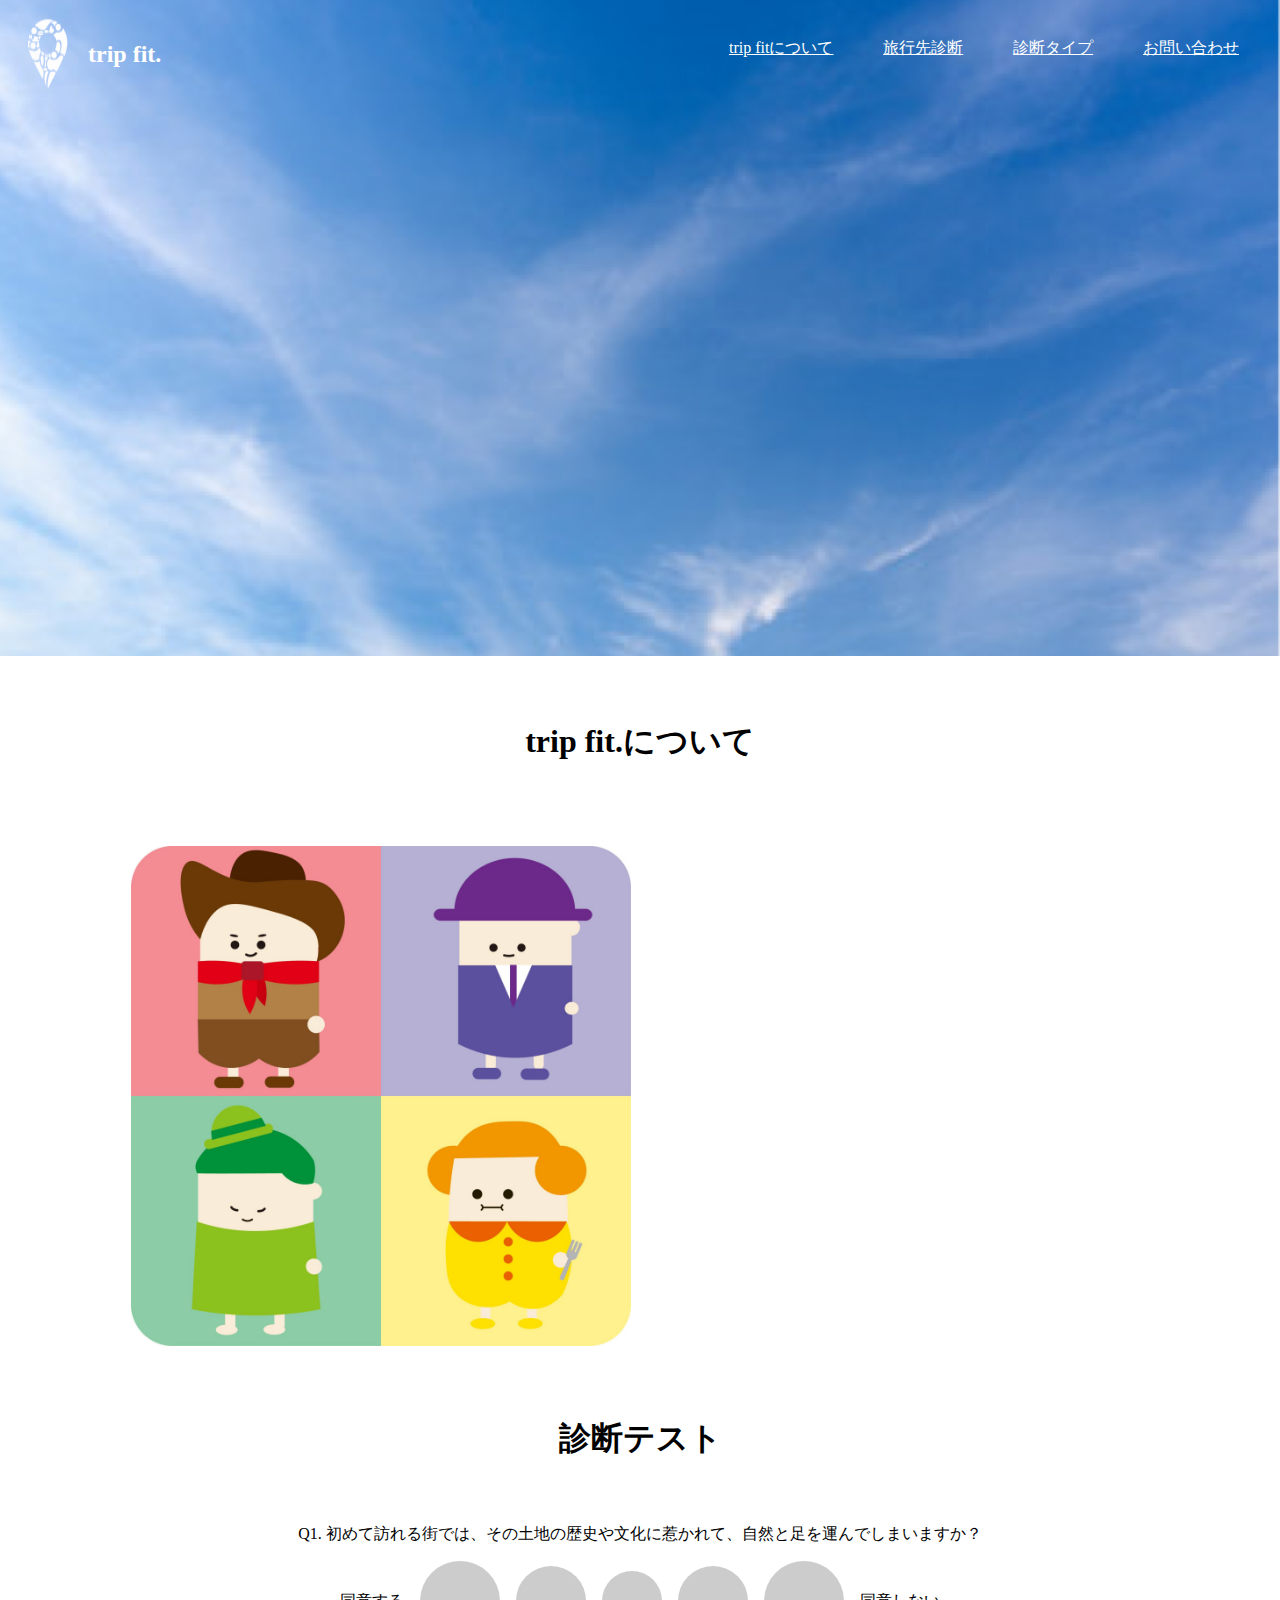
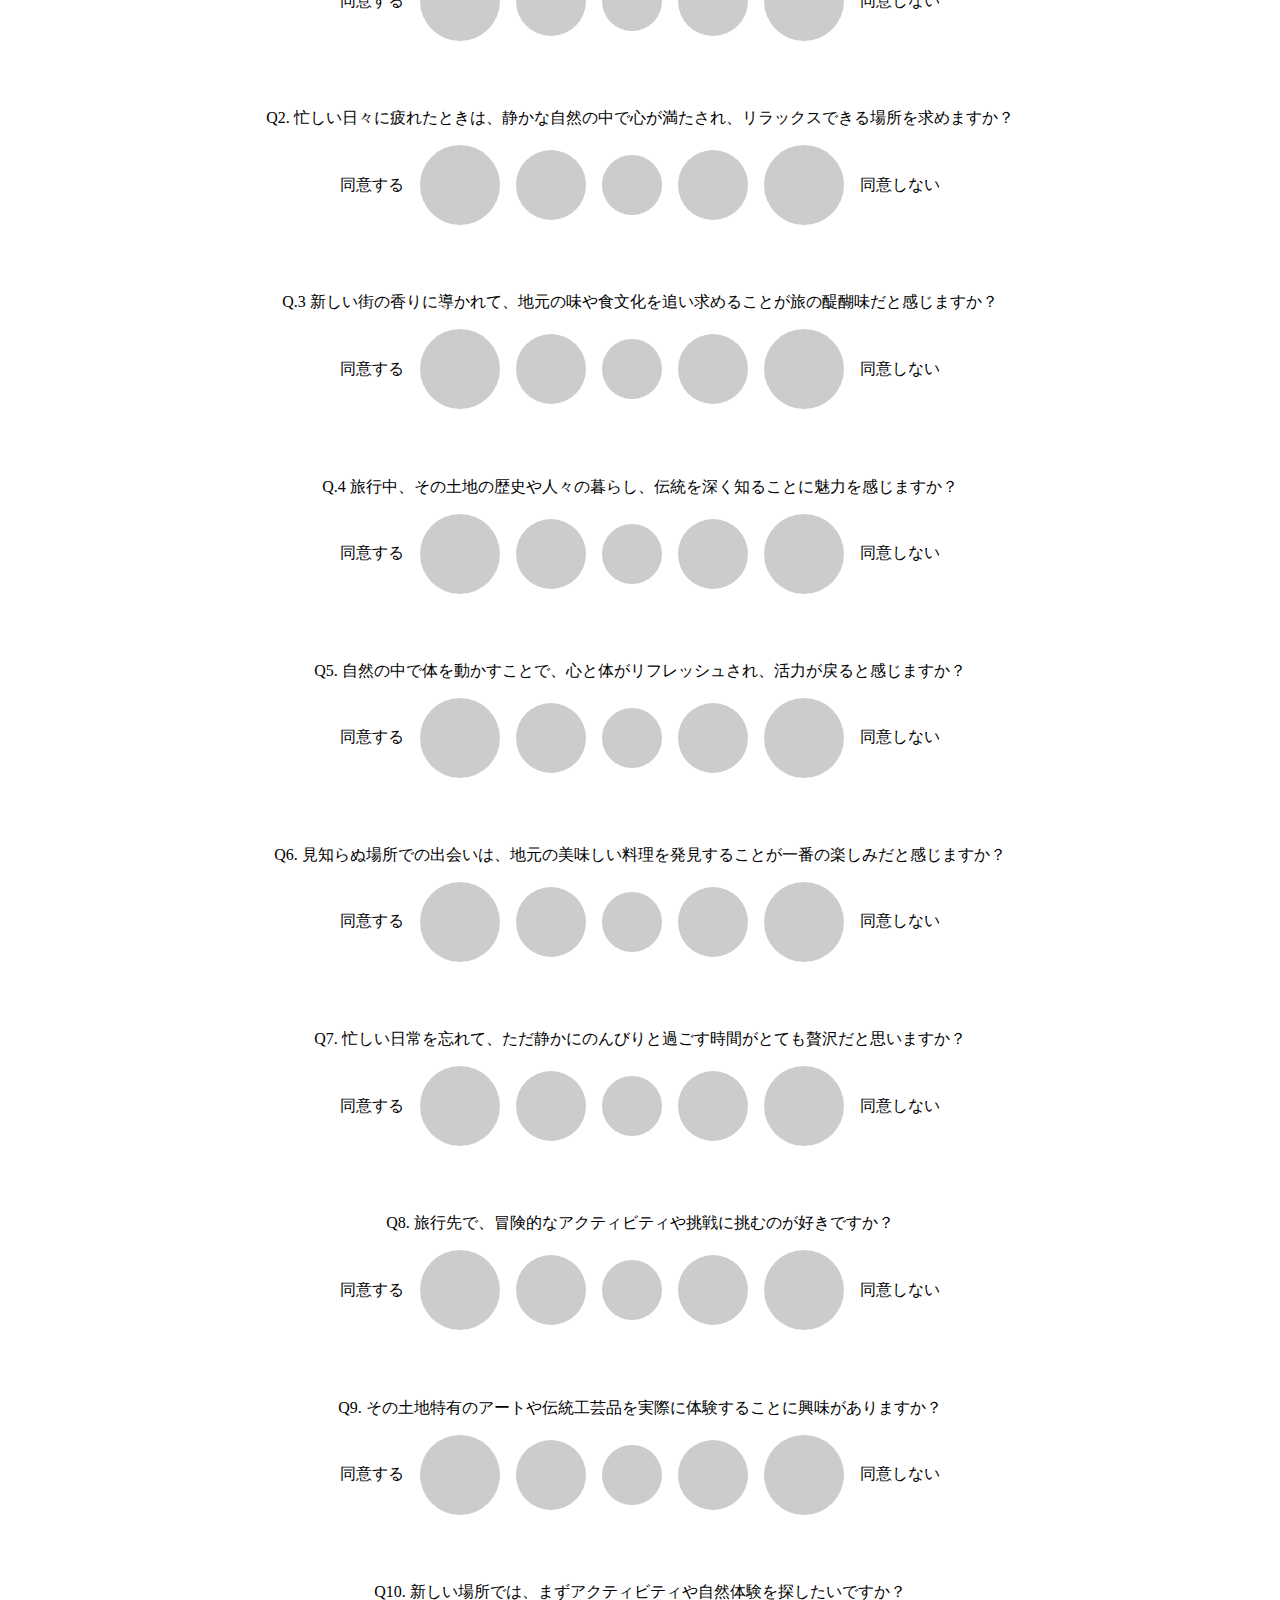
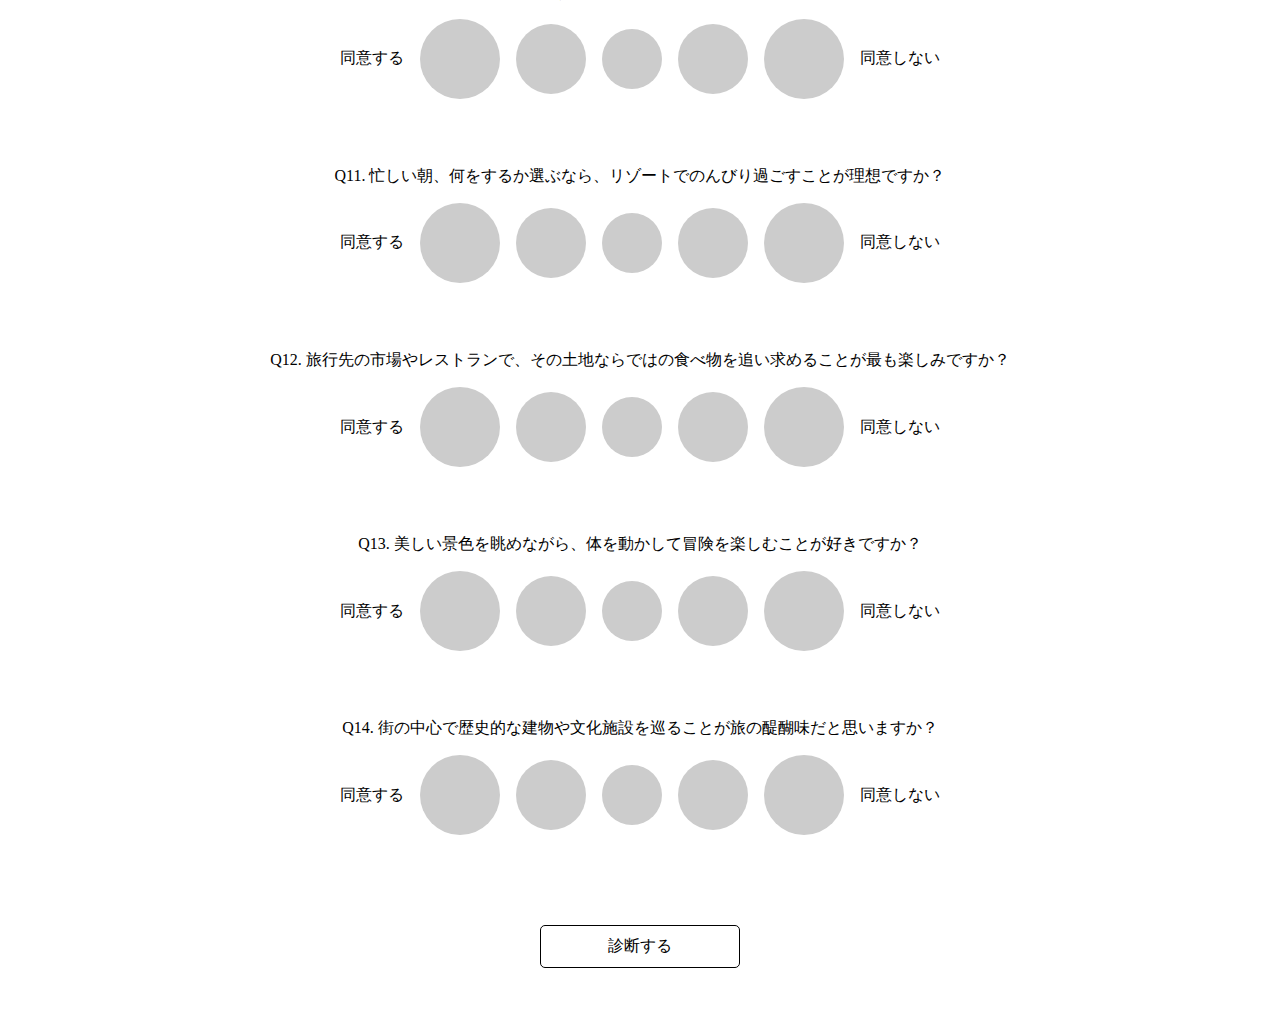
<file: test_home.html>
<!DOCTYPE html>
<html lang="ja">
  <head>
    <meta charset="UTF-8" />
    <meta name="viewport" content="width=device-width, initial-scale=1.0" />
    <title>trip fit</title>
    <link rel="stylesheet" href="test_home.css" />
  </head>
  <body>
    <header class="background-img">
      <!-- <div class="background-img"> -->
        <div class="header-content">
          <div class="tittle">
            <img class="icon_white" src="img/icon_white.png" alt="icon_white" />

            <h2>trip fit.</h2>
          </div>

          <div class="header-anker">
            <a href="#">trip fitについて</a>
            <a href="#">旅行先診断</a>
            <a href="#">診断タイプ</a>
            <a href="#">お問い合わせ</a>
          </div>
        </div>
      </div>
      <!-- header-contentの終了タグ -->
    <div class="action">
      <div class="icon-center">
          <img class="icon_color" src="img/icon.png" alt="icon_color" />
      </div>

      <div class="header-content2">
        <h1>trip fit.</h1>
        <p>心躍る、あなただけの冒険へ。</p>
        <div class="simple-button-white__wrapper">
        <button class="simple-button-white">診断する</button>
        </div>
      </div>
    </div>

    </header>


    <section class="main1">

      <h1>trip fit.について</h1>
      <div class="calactors">
        <img  style="width:500px; height:500px;" src="img/calactors.png" alt="calactors" />
        <div class="fade-in-element">
          <div class="main1-text-contents">
            <h2>あなたは何タイプ？</h2>
            <p>「trip fit.」で、自分にぴったりの旅行スタイルを診断！活動量や興味のあるジャンル（アート、自然、リラクゼーション、グルメ、冒険）から、
              冒険家型, 文化探求型, リラクゼーション型, グルメ探訪型など4つの旅行タイプに分類。各タイプに合った魅力的な旅行先とプランを提案し、
              理想の旅を実現します！</p>
            <div class="simple-button-black__wrapper">
              <button class="simple-button-black">旅行先タイプを見る</button>
            </div>
          </div>
        </div>
        
      </div>

    </section>
<!DOCTYPE html>
<html lang="ja">
<head>
    <meta charset="UTF-8">
    <meta name="viewport" content="width=device-width, initial-scale=1.0">
    <title>診断テスト</title>
    <link rel="stylesheet" href="test_home.css">
</head>
<body>
  <div class="question-sectionwrapper">
    <h1>診断テスト</h1>

    <section class="question-section">
        <!-- 1問目 -->
        <div class="question" data-question-id="1">
            <p>Q1. 初めて訪れる街では、その土地の歴史や文化に惹かれて、自然と足を運んでしまいますか？</p>
            <!-- 文化探究型 -->
            <div class="selector-container">
                <p class="small-text">同意する</p>
                <div class="circle circle1" data-value="1" data-question-id="1"></div>
                <div class="circle circle2" data-value="2" data-question-id="1"></div>
                <div class="circle circle3" data-value="3" data-question-id="1"></div>
                <div class="circle circle4" data-value="4" data-question-id="1"></div>
                <div class="circle circle5" data-value="5" data-question-id="1"></div>
                <p class="small-text">同意しない</p>
            </div>
        </div>

        <!-- 2問目 -->
        <div class="question" data-question-id="2">
          <!-- リラクゼーション型   -->
          <p>Q2. 忙しい日々に疲れたときは、静かな自然の中で心が満たされ、リラックスできる場所を求めますか？</p>
            <div class="selector-container">
                <p class="small-text">同意する</p>
                <div class="circle circle1" data-value="1" data-question-id="2"></div>
                <div class="circle circle2" data-value="2" data-question-id="2"></div>
                <div class="circle circle3" data-value="3" data-question-id="2"></div>
                <div class="circle circle4" data-value="4" data-question-id="2"></div>
                <div class="circle circle5" data-value="5" data-question-id="2"></div>
                <p class="small-text">同意しない</p>
            </div>
        </div>

        <!-- 3問目 -->
        <div class="question" data-question-id="3">
          <p>Q.3 新しい街の香りに導かれて、地元の味や食文化を追い求めることが旅の醍醐味だと感じますか？</p>
          <!-- グルメ探訪型 -->
          <div class="selector-container">
              <p class="small-text">同意する</p>
              <div class="circle circle1" data-value="1" data-question-id="3"></div>
              <div class="circle circle2" data-value="2" data-question-id="3"></div>
              <div class="circle circle3" data-value="3" data-question-id="3"></div>
              <div class="circle circle4" data-value="4" data-question-id="3"></div>
              <div class="circle circle5" data-value="5" data-question-id="3"></div>
              <p class="small-text">同意しない</p>
          </div>
        </div>

        <!-- 4問目 -->
        <div class="question" data-question-id="4">
          <p>Q.4 旅行中、その土地の歴史や人々の暮らし、伝統を深く知ることに魅力を感じますか？</p>
          <!-- 文化探究型 -->
          <div class="selector-container">
              <p class="small-text">同意する</p>
              <div class="circle circle1" data-value="1" data-question-id="4"></div>
              <div class="circle circle2" data-value="2" data-question-id="4"></div>
              <div class="circle circle3" data-value="3" data-question-id="4"></div>
              <div class="circle circle4" data-value="4" data-question-id="4"></div>
              <div class="circle circle5" data-value="5" data-question-id="4"></div>
              <p class="small-text">同意しない</p>
          </div>
        </div>

        <!-- 5問目 -->
        <div class="question" data-question-id="5">
          <p>Q5. 自然の中で体を動かすことで、心と体がリフレッシュされ、活力が戻ると感じますか？</p>
          <!-- 冒険家型 -->
          <div class="selector-container">
              <p class="small-text">同意する</p>
              <div class="circle circle1" data-value="1" data-question-id="5"></div>
              <div class="circle circle2" data-value="2" data-question-id="5"></div>
              <div class="circle circle3" data-value="3" data-question-id="5"></div>
              <div class="circle circle4" data-value="4" data-question-id="5"></div>
              <div class="circle circle5" data-value="5" data-question-id="5"></div>
              <p class="small-text">同意しない</p>
          </div>
        </div>

        <!-- 6問目 -->
        <div class="question" data-question-id="6">
          <p>Q6. 見知らぬ場所での出会いは、地元の美味しい料理を発見することが一番の楽しみだと感じますか？</p>
          <!-- グルメ探訪型 -->
          <div class="selector-container">
              <p class="small-text">同意する</p>
              <div class="circle circle1" data-value="1" data-question-id="6"></div>
              <div class="circle circle2" data-value="2" data-question-id="6"></div>
              <div class="circle circle3" data-value="3" data-question-id="6"></div>
              <div class="circle circle4" data-value="4" data-question-id="6"></div>
              <div class="circle circle5" data-value="5" data-question-id="6"></div>
              <p class="small-text">同意しない</p>
          </div>
        </div>

        <!-- 7問目 -->
        <div class="question" data-question-id="7">
          <p>Q7. 忙しい日常を忘れて、ただ静かにのんびりと過ごす時間がとても贅沢だと思いますか？</p>
          <!-- リラクゼーション型 -->
          <div class="selector-container">
              <p class="small-text">同意する</p>
              <div class="circle circle1" data-value="1" data-question-id="7"></div>
              <div class="circle circle2" data-value="2" data-question-id="7"></div>
              <div class="circle circle3" data-value="3" data-question-id="7"></div>
              <div class="circle circle4" data-value="4" data-question-id="7"></div>
              <div class="circle circle5" data-value="5" data-question-id="7"></div>
              <p class="small-text">同意しない</p>
          </div>
        </div>

        <!-- 8問目 -->
        <div class="question" data-question-id="8">
          <p>Q8. 旅行先で、冒険的なアクティビティや挑戦に挑むのが好きですか？</p>
          <!-- 冒険家型 -->
          <div class="selector-container">
              <p class="small-text">同意する</p>
              <div class="circle circle1" data-value="1" data-question-id="8"></div>
              <div class="circle circle2" data-value="2" data-question-id="8"></div>
              <div class="circle circle3" data-value="3" data-question-id="8"></div>
              <div class="circle circle4" data-value="4" data-question-id="8"></div>
              <div class="circle circle5" data-value="5" data-question-id="8"></div>
              <p class="small-text">同意しない</p>
          </div>
        </div>
    
        <!-- 9問目 -->
        <div class="question" data-question-id="9">
          <p>Q9. その土地特有のアートや伝統工芸品を実際に体験することに興味がありますか？</p>
          <!-- 文化探究型 -->
          <div class="selector-container">
              <p class="small-text">同意する</p>
              <div class="circle circle1" data-value="1" data-question-id="9"></div>
              <div class="circle circle2" data-value="2" data-question-id="9"></div>
              <div class="circle circle3" data-value="3" data-question-id="9"></div>
              <div class="circle circle4" data-value="4" data-question-id="9"></div>
              <div class="circle circle5" data-value="5" data-question-id="9"></div>
              <p class="small-text">同意しない</p>
          </div>
        </div>

        <!-- 10問目 -->
        <div class="question" data-question-id="10">
          <p>Q10. 新しい場所では、まずアクティビティや自然体験を探したいですか？</p>
          <div class="selector-container">
              <p class="small-text">同意する</p>
              <div class="circle circle1" data-value="1" data-question-id="10"></div>
              <div class="circle circle2" data-value="2" data-question-id="10"></div>
              <div class="circle circle3" data-value="3" data-question-id="10"></div>
              <div class="circle circle4" data-value="4" data-question-id="10"></div>
              <div class="circle circle5" data-value="5" data-question-id="10"></div>
              <p class="small-text">同意しない</p>
          </div>
        </div>

        <!-- 11問目 -->
        <div class="question" data-question-id="11">
          <p>Q11. 忙しい朝、何をするか選ぶなら、リゾートでのんびり過ごすことが理想ですか？</p>
          <!-- リラクゼーション型 -->
          <div class="selector-container">
              <p class="small-text">同意する</p>
              <div class="circle circle1" data-value="1" data-question-id="11"></div>
              <div class="circle circle2" data-value="2" data-question-id="11"></div>
              <div class="circle circle3" data-value="3" data-question-id="11"></div>
              <div class="circle circle4" data-value="4" data-question-id="11"></div>
              <div class="circle circle5" data-value="5" data-question-id="11"></div>
              <p class="small-text">同意しない</p>
          </div>
        </div>
  
        <!-- 12問目 -->
        <div class="question" data-question-id="12">
          <p>Q12. 旅行先の市場やレストランで、その土地ならではの食べ物を追い求めることが最も楽しみですか？</p>
          <!-- グルメ探訪型 -->
          <div class="selector-container">
              <p class="small-text">同意する</p>
              <div class="circle circle1" data-value="1" data-question-id="12"></div>
              <div class="circle circle2" data-value="2" data-question-id="12"></div>
              <div class="circle circle3" data-value="3" data-question-id="12"></div>
              <div class="circle circle4" data-value="4" data-question-id="12"></div>
              <div class="circle circle5" data-value="5" data-question-id="12"></div>
              <p class="small-text">同意しない</p>
          </div>
        </div>

        <!-- 13問目 -->
        <div class="question" data-question-id="13">
          <p>Q13. 美しい景色を眺めながら、体を動かして冒険を楽しむことが好きですか？</p>
          <!-- 冒険家型 -->
          <div class="selector-container">
              <p class="small-text">同意する</p>
              <div class="circle circle1" data-value="1" data-question-id="13"></div>
              <div class="circle circle2" data-value="2" data-question-id="13"></div>
              <div class="circle circle3" data-value="3" data-question-id="13"></div>
              <div class="circle circle4" data-value="4" data-question-id="13"></div>
              <div class="circle circle5" data-value="5" data-question-id="13"></div>
              <p class="small-text">同意しない</p>
          </div>
        </div>

        <!-- 14問目 -->
        <div class="question" data-question-id="14">
          <p>Q14. 街の中心で歴史的な建物や文化施設を巡ることが旅の醍醐味だと思いますか？</p>
          <!-- 文化探究型 -->
          <div class="selector-container">
              <p class="small-text">同意する</p>
              <div class="circle circle1" data-value="1" data-question-id="14"></div>
              <div class="circle circle2" data-value="2" data-question-id="14"></div>
              <div class="circle circle3" data-value="3" data-question-id="14"></div>
              <div class="circle circle4" data-value="4" data-question-id="14"></div>
              <div class="circle circle5" data-value="5" data-question-id="14"></div>
              <p class="small-text">同意しない</p>
          </div>
        </div>
        <!-- 診断要素の最後-->
        <div class="simple-checkbutton-black__wrapper">
          <button class="simple-button-black" id="diagnose-btn">診断する</button>
        </div>
    </section>
  </div>
    <script src="test_home.js"></script>
</body>
</html>



  </body>
</html>
</file>
<file: test_home.css>
body {
  margin: 0px;
}

button {
  width: 100%;
  padding: 10px;
  background-color: #2c9e6a;
  color: white;
  border: none;
  border-radius: 5px;
  cursor: pointer;
}

button:hover {
  background-color: #19afaf;
}
*/ body {
  font-family: Arial, sans-serif;
  margin: 0;
}

/* 画像を横幅いっぱいに表示 */
.background-img {
  background-image: url("img/sky_img.png");
  width: 100%;
  height: 100%; /* 画面の高さに合わせる */
  background-position: center;
  background-repeat: no-repeat;
  background-size: cover; /* 画像が縦横比を保ちながら埋められる */
}

/* セクションに高さと余白の調整 */

.icon_white {
  z-index: +2;
  width: 40px;
  height: 70px;
}

.tittle {
  display: flex;
  padding-top: 19px;
  padding-left: 28px;
  align-items: center; /* 縦方向に中央揃え */
}

header h2 {
  color: #fff;
  margin-left: 20px;
  align-items: center; /* 縦方向に中央揃え */
}

.header-content {
  display: flex;
  justify-content: space-between;
}

.header-anker {
  display: flex;
  font-size: 16px;
  padding-right: 41px;
  padding-top: 38px;
  width: 510px;
  justify-content: space-between;
}

header a {
  color: #ffffff;
}

header {
  width: 100%;
  height: auto;
}

.icon_color {
  width: 147px;
  height: 208px;
}

.icon-center {
  justify-content: center; /* 水平方向に中央揃え */
  align-items: center;
  display: flex;
  width: 100%;
  height: auto;
  padding-top: 5%;
}

.header-content2 {
  text-align: center;
}

.simple-button-white {
  padding: 10px 20px;
  border: 1.5px solid white; /* 白い枠線 */
  background-color: transparent; /* 背景を透明にする */
  color: white; /* テキストの色を白に */
  font-size: 16px;
  border-radius: 5px; /* 角を少し丸める */
  cursor: pointer;
  transition: background-color 0.3s, color 0.3s; /* ホバー時のアニメーション */
  width: 200px;
  height: auto;
}

.simple-button-white__wrapper {
  padding: 3% 0;
}

.simple-button-black__wrapper {
  padding-top: 5%;
}

.simple-button-black {
  padding: 10px 20px;
  border: 1.5px solid black; /* 白い枠線 */
  background-color: transparent; /* 背景を透明にする */
  color: black; /* テキストの色を白に */
  font-size: 16px;
  border-radius: 5px; /* 角を少し丸める */
  cursor: pointer;
  transition: background-color 0.3s, color 0.3s; /* ホバー時のアニメーション */
  width: 200px;
  height: auto;
}

.simple-checkbutton-black__wrapper {
  padding: 5% 0;
}
.main1 h1 {
  text-align: center;
}

.main1 {
  margin-top: 5%;
}
.main1 p {
  width: 428px;
  height: auto;
  line-height: 2;
}

.action {
  position: relative;
  font-size: 24px;
  opacity: 0;
  transform: translateY(100%);
  animation: fadeInFromBottom 2s forwards;
}

@keyframes fadeInFromBottom {
  to {
    opacity: 1;
    transform: translateY(0);
  }
}

.fade-in-element {
  opacity: 0;
  transition: opacity 5s ease-out;
}

.fade-in-active {
  opacity: 1;
}

.calactors {
  display: flex;
  justify-content: center;
}

.main1-text-contents h2 {
  text-align: center;
}

.main1-text-contents {
  padding-left: 90px;
  padding-top: 50px;
  height: 500px;
  justify-content: space-evenly;
}

.calactors {
  padding-top: 60px;
  margin: 0 auto;
}

.question-sectionwrapper {
  text-align: center;
}

.question {
  padding: 2% 0;
}

.selector-container {
  display: flex;
  align-items: center;
  justify-content: space-between;
  width: 600px; /* 横幅を広く */
  margin-top: 10px;
  margin-left: auto;
  margin-right: auto;
}

.circle1 {
  width: 80px; /* 円を大きく */
  height: 70px;
  border-radius: 50%;
  background-color: #ccc; /* 初期はグレー */
  transition: background-color 0.3s ease, width 0.3s ease, height 0.3s ease;
  cursor: pointer;
}

.circle5 {
  background-color: #ccc; /* 初期はグレー */
  transition: background-color 0.3s ease, width 0.3s ease, height 0.3s ease;
  cursor: pointer;
  border-radius: 50%;
}

.circle4 {
  width: 60px;
  height: 60px;
  background-color: #ccc; /* 初期はグレー */
  transition: background-color 0.3s ease, width 0.3s ease, height 0.3s ease;
  cursor: pointer;
  border-radius: 50%;
}

.circle2 {
  width: 80px;
  height: 80px;
  background-color: #ccc; /* 初期はグレー */
  transition: background-color 0.3s ease, width 0.3s ease, height 0.3s ease;
  cursor: pointer;
  border-radius: 50%;
}

.circle3 {
  width: 70px;
  height: 70px;
  background-color: #ccc; /* 初期はグレー */
  transition: background-color 0.3s ease, width 0.3s ease, height 0.3s ease;
  cursor: pointer;
  border-radius: 50%;
}

.circle.selected-mint {
  background-color: #a8e6cf; /* 明るいミントカラー */
}

.circle.selected-purple {
  background-color: #d1c4e9;
}
*/

/* 2409180928 end*/


.test-section {
  margin: 0px auto;
  width: 100%;
}

label {
  display: block;
  margin-bottom: 8px;
}

input[type="range"] {
  width: 100%;
}

button {
  width: 100%;
  padding: 10px;
  background-color: #2c9e6a;
  color: white;
  border: none;
  border-radius: 5px;
  cursor: pointer;
}

button:hover {
  background-color: #19afaf;
}

/* 2409181358 */

.circle {
  border-radius: 50%;
  background-color: #ccc;
  transition: background-color 0.3s ease, width 0.3s ease, height 0.3s ease;
  cursor: pointer;
}

.circle1,
.circle5 {
  width: 80px;
  height: 80px;
}

.circle3 {
  width: 60px;
  height: 60px;
}

.circle4,
.circle2 {
  width: 70px;
  height: 70px;
}

.selected-mint {
  background-color: #a8e6cf;
}

.selected-purple {
  background-color: #d1c4e9;
}

.selected-gray {
  background-color: #535353;
}

/* 2409181358 end */
</file>
